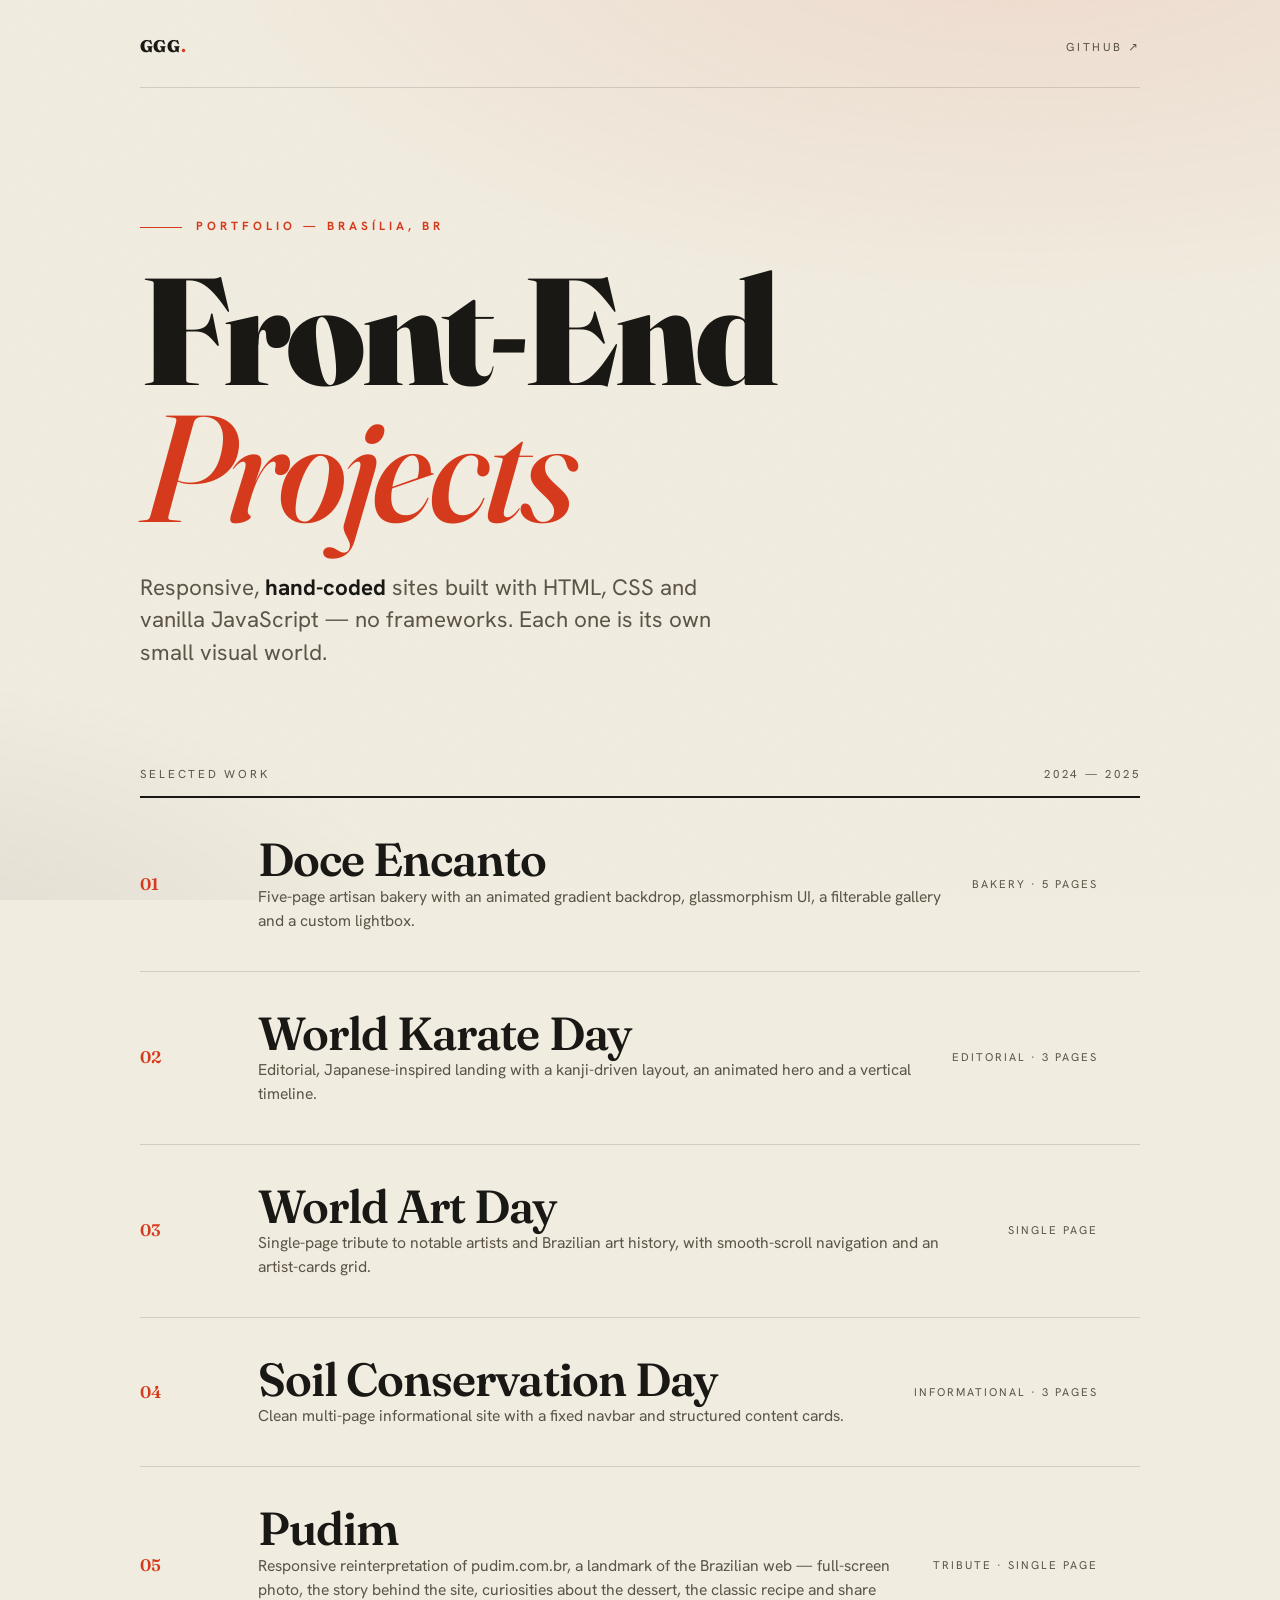
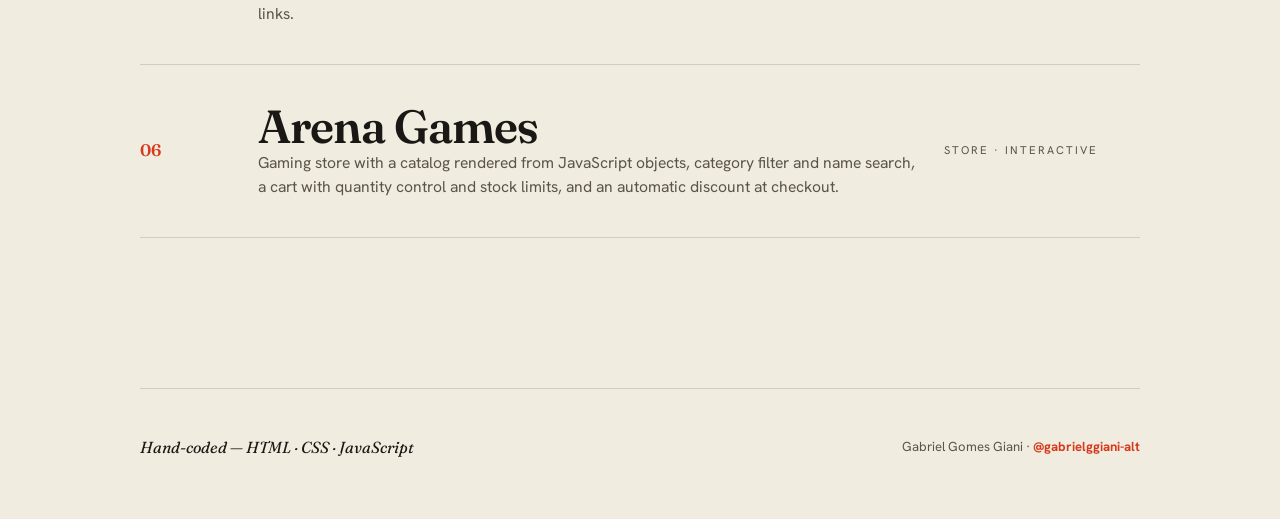
<file: index.html>
<!DOCTYPE html>
<html lang="en">
<head>
  <meta charset="UTF-8" />
  <meta name="viewport" content="width=device-width, initial-scale=1.0" />
  <title>Gabriel Gomes Giani — Front-End Projects</title>
  <meta name="description" content="Responsive, hand-coded front-end projects built with HTML, CSS and vanilla JavaScript by Gabriel Gomes Giani." />
  <link rel="preconnect" href="https://fonts.googleapis.com" />
  <link rel="preconnect" href="https://fonts.gstatic.com" crossorigin />
  <link href="https://fonts.googleapis.com/css2?family=Fraunces:ital,opsz,wght@0,9..144,400;0,9..144,600;0,9..144,900;1,9..144,500&family=Hanken+Grotesk:wght@400;500;700&display=swap" rel="stylesheet" />
  <style>
    :root {
      --paper: #f1ece0;
      --paper-2: #e8e1d1;
      --ink: #1a1815;
      --ink-soft: #5b5447;
      --accent: #d63a1c;
      --line: rgba(26, 24, 21, 0.14);
      --display: "Fraunces", Georgia, serif;
      --body: "Hanken Grotesk", system-ui, sans-serif;
    }

    * { margin: 0; padding: 0; box-sizing: border-box; }

    html { scroll-behavior: smooth; }

    body {
      font-family: var(--body);
      background-color: var(--paper);
      color: var(--ink);
      line-height: 1.5;
      -webkit-font-smoothing: antialiased;
      overflow-x: hidden;
    }

    /* grain + warm vignette atmosphere */
    body::before {
      content: "";
      position: fixed;
      inset: 0;
      pointer-events: none;
      z-index: 1;
      background-image: url("data:image/svg+xml,%3Csvg xmlns='http://www.w3.org/2000/svg' width='160' height='160'%3E%3Cfilter id='n'%3E%3CfeTurbulence type='fractalNoise' baseFrequency='0.85' numOctaves='2' stitchTiles='stitch'/%3E%3C/filter%3E%3Crect width='100%25' height='100%25' filter='url(%23n)' opacity='0.4'/%3E%3C/svg%3E");
      opacity: 0.05;
      mix-blend-mode: multiply;
    }
    body::after {
      content: "";
      position: fixed;
      inset: 0;
      pointer-events: none;
      z-index: 0;
      background:
        radial-gradient(120% 80% at 80% -10%, rgba(214, 58, 28, 0.10), transparent 55%),
        radial-gradient(90% 70% at -10% 110%, rgba(26, 24, 21, 0.08), transparent 50%);
    }

    .wrap {
      position: relative;
      z-index: 2;
      max-width: 1180px;
      margin: 0 auto;
      padding: 0 7vw;
    }

    /* ---------- masthead ---------- */
    .masthead {
      display: flex;
      justify-content: space-between;
      align-items: center;
      padding: 34px 0 28px;
      border-bottom: 1px solid var(--line);
      font-size: 0.72rem;
      letter-spacing: 0.22em;
      text-transform: uppercase;
      color: var(--ink-soft);
    }
    .masthead .mark {
      font-family: var(--display);
      font-weight: 900;
      font-size: 1.05rem;
      letter-spacing: 0.04em;
      color: var(--ink);
    }
    .masthead .mark b { color: var(--accent); }
    .masthead a { color: inherit; text-decoration: none; transition: color 0.25s; }
    .masthead a:hover { color: var(--accent); }

    /* ---------- hero ---------- */
    .hero { padding: clamp(60px, 12vw, 130px) 0 clamp(48px, 8vw, 96px); }
    .eyebrow {
      font-size: 0.74rem;
      letter-spacing: 0.34em;
      text-transform: uppercase;
      color: var(--accent);
      font-weight: 700;
      margin-bottom: 26px;
      display: flex;
      align-items: center;
      gap: 14px;
    }
    .eyebrow::before {
      content: "";
      width: 42px;
      height: 1px;
      background: var(--accent);
    }
    .hero h1 {
      font-family: var(--display);
      font-weight: 900;
      font-size: clamp(3.2rem, 12vw, 9.5rem);
      line-height: 0.9;
      letter-spacing: -0.03em;
      font-variation-settings: "opsz" 144;
    }
    .hero h1 em {
      font-style: italic;
      font-weight: 500;
      color: var(--accent);
    }
    .hero .lede {
      max-width: 46ch;
      margin-top: 36px;
      font-size: clamp(1.05rem, 2.2vw, 1.4rem);
      color: var(--ink-soft);
      line-height: 1.45;
    }
    .hero .lede b { color: var(--ink); font-weight: 700; }

    /* ---------- index list ---------- */
    .index-head {
      display: flex;
      justify-content: space-between;
      align-items: baseline;
      padding-bottom: 14px;
      border-bottom: 2px solid var(--ink);
      font-size: 0.72rem;
      letter-spacing: 0.24em;
      text-transform: uppercase;
      color: var(--ink-soft);
    }

    .projects { list-style: none; }

    .project a {
      display: grid;
      grid-template-columns: 90px 1fr auto;
      align-items: center;
      gap: 28px;
      padding: 38px 0;
      border-bottom: 1px solid var(--line);
      text-decoration: none;
      color: var(--ink);
      position: relative;
      transition: padding 0.4s cubic-bezier(0.22, 1, 0.36, 1);
    }
    .project a::before {
      content: "";
      position: absolute;
      inset: 0 -7vw;
      background: var(--ink);
      transform: scaleY(0);
      transform-origin: bottom;
      transition: transform 0.45s cubic-bezier(0.22, 1, 0.36, 1);
      z-index: -1;
    }
    .project a:hover { padding-left: 28px; padding-right: 28px; color: var(--paper); }
    .project a:hover::before { transform: scaleY(1); }

    .project .num {
      font-family: var(--display);
      font-size: 1.05rem;
      font-weight: 600;
      color: var(--accent);
      font-feature-settings: "tnum";
    }
    .project .body .name {
      font-family: var(--display);
      font-size: clamp(1.7rem, 4.4vw, 2.9rem);
      font-weight: 600;
      line-height: 1.04;
      letter-spacing: -0.02em;
      display: block;
    }
    .project a:hover .body .name { font-style: italic; }
    .project .body .desc {
      margin-top: 8px;
      max-width: 54ch;
      color: var(--ink-soft);
      font-size: 0.98rem;
      transition: color 0.35s;
    }
    .project a:hover .body .desc { color: rgba(241, 236, 224, 0.72); }
    .project .tag {
      font-size: 0.7rem;
      letter-spacing: 0.18em;
      text-transform: uppercase;
      color: var(--ink-soft);
      white-space: nowrap;
      display: flex;
      align-items: center;
      gap: 16px;
      transition: color 0.35s;
    }
    .project a:hover .tag { color: rgba(241, 236, 224, 0.6); }
    .project .arrow {
      font-family: var(--display);
      font-size: 1.5rem;
      transform: translateX(-6px) rotate(0deg);
      opacity: 0;
      transition: transform 0.4s cubic-bezier(0.22, 1, 0.36, 1), opacity 0.3s;
    }
    .project a:hover .arrow { opacity: 1; transform: translateX(0) rotate(0deg); color: var(--accent); }

    /* ---------- footer ---------- */
    footer {
      margin-top: clamp(80px, 14vw, 150px);
      padding: 46px 0 60px;
      border-top: 1px solid var(--line);
      display: flex;
      flex-wrap: wrap;
      gap: 18px 40px;
      justify-content: space-between;
      align-items: center;
      font-size: 0.82rem;
      color: var(--ink-soft);
    }
    footer .stack { font-family: var(--display); font-style: italic; font-size: 1rem; color: var(--ink); }
    footer a { color: var(--accent); text-decoration: none; font-weight: 700; }
    footer a:hover { text-decoration: underline; }

    /* ---------- reveal animation ---------- */
    .reveal { opacity: 0; transform: translateY(26px); transition: opacity 0.8s ease, transform 0.8s cubic-bezier(0.22, 1, 0.36, 1); }
    .reveal.in { opacity: 1; transform: none; }
    .reveal.d1 { transition-delay: 0.08s; }
    .reveal.d2 { transition-delay: 0.16s; }
    .reveal.d3 { transition-delay: 0.24s; }

    @media (prefers-reduced-motion: reduce) {
      .reveal { opacity: 1; transform: none; transition: none; }
      html { scroll-behavior: auto; }
    }

    @media (max-width: 680px) {
      .project a { grid-template-columns: 54px 1fr; gap: 16px 18px; }
      .project .tag { grid-column: 2; }
      .project .arrow { display: none; }
      .masthead { font-size: 0.62rem; letter-spacing: 0.14em; }
    }
  </style>
</head>
<body>
  <div class="wrap">
    <header class="masthead">
      <span class="mark">GGG<b>.</b></span>
      <nav>
        <a href="https://github.com/gabrielggiani-alt" target="_blank" rel="noopener">GitHub ↗</a>
      </nav>
    </header>

    <section class="hero">
      <p class="eyebrow reveal">Portfolio — Brasília, BR</p>
      <h1 class="reveal d1">Front&#8209;End<br /><em>Projects</em></h1>
      <p class="lede reveal d2">Responsive, <b>hand-coded</b> sites built with HTML, CSS and vanilla JavaScript — no frameworks. Each one is its own small visual world.</p>
    </section>

    <section class="index">
      <div class="index-head reveal">
        <span>Selected work</span>
        <span>2024 — 2025</span>
      </div>

      <ol class="projects">
        <li class="project reveal">
          <a href="doce-encanto-confeitaria/">
            <span class="num">01</span>
            <span class="body">
              <span class="name">Doce Encanto</span>
              <span class="desc">Five-page artisan bakery with an animated gradient backdrop, glassmorphism UI, a filterable gallery and a custom lightbox.</span>
            </span>
            <span class="tag">Bakery · 5 pages <span class="arrow">→</span></span>
          </a>
        </li>

        <li class="project reveal">
          <a href="dia-mundial-karate/">
            <span class="num">02</span>
            <span class="body">
              <span class="name">World Karate Day</span>
              <span class="desc">Editorial, Japanese-inspired landing with a kanji-driven layout, an animated hero and a vertical timeline.</span>
            </span>
            <span class="tag">Editorial · 3 pages <span class="arrow">→</span></span>
          </a>
        </li>

        <li class="project reveal">
          <a href="dia-mundial-arte/">
            <span class="num">03</span>
            <span class="body">
              <span class="name">World Art Day</span>
              <span class="desc">Single-page tribute to notable artists and Brazilian art history, with smooth-scroll navigation and an artist-cards grid.</span>
            </span>
            <span class="tag">Single page <span class="arrow">→</span></span>
          </a>
        </li>

        <li class="project reveal">
          <a href="dia-conservacao-solo/">
            <span class="num">04</span>
            <span class="body">
              <span class="name">Soil Conservation Day</span>
              <span class="desc">Clean multi-page informational site with a fixed navbar and structured content cards.</span>
            </span>
            <span class="tag">Informational · 3 pages <span class="arrow">→</span></span>
          </a>
        </li>

        <li class="project reveal">
          <a href="pudim/">
            <span class="num">05</span>
            <span class="body">
              <span class="name">Pudim</span>
              <span class="desc">Responsive reinterpretation of pudim.com.br, a landmark of the Brazilian web — full-screen photo, the story behind the site, curiosities about the dessert, the classic recipe and share links.</span>
            </span>
            <span class="tag">Tribute · Single page <span class="arrow">→</span></span>
          </a>
        </li>

        <li class="project reveal">
          <a href="arena-games/">
            <span class="num">06</span>
            <span class="body">
              <span class="name">Arena Games</span>
              <span class="desc">Gaming store with a catalog rendered from JavaScript objects, category filter and name search, a cart with quantity control and stock limits, and an automatic discount at checkout.</span>
            </span>
            <span class="tag">Store · Interactive <span class="arrow">→</span></span>
          </a>
        </li>
      </ol>
    </section>

    <footer>
      <span class="stack">Hand-coded — HTML · CSS · JavaScript</span>
      <span>Gabriel Gomes Giani · <a href="https://github.com/gabrielggiani-alt" target="_blank" rel="noopener">@gabrielggiani-alt</a></span>
    </footer>
  </div>

  <script>
    const io = new IntersectionObserver((entries) => {
      entries.forEach((e) => {
        if (e.isIntersecting) {
          e.target.classList.add("in");
          io.unobserve(e.target);
        }
      });
    }, { threshold: 0.15, rootMargin: "0px 0px -40px 0px" });

    document.querySelectorAll(".reveal").forEach((el) => io.observe(el));
  </script>
</body>
</html>
</file>
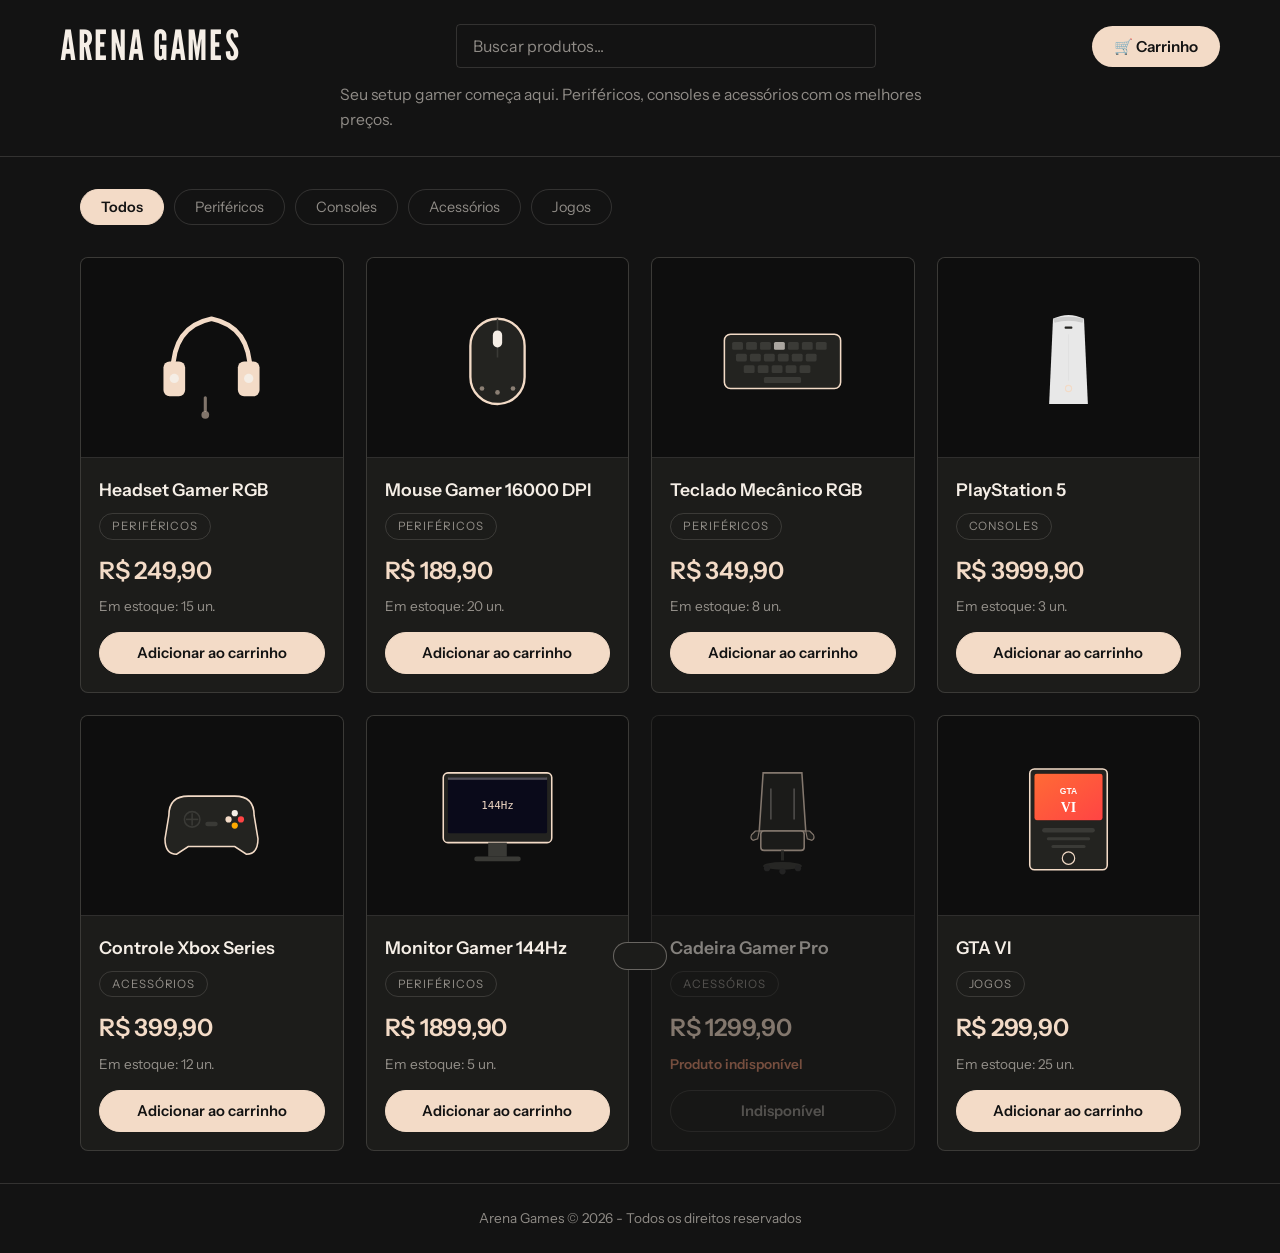
<file: arena-games/index.html>
<!DOCTYPE html>
<html lang="pt-BR">
<head>
    <meta charset="UTF-8">
    <meta name="viewport" content="width=device-width, initial-scale=1.0">
    <title>Arena Games</title>
    <link rel="stylesheet" href="css/style.css">
</head>
<body>
    <header>
        <div class="header-container">
            <h1 class="logo">Arena Games</h1>
            <div class="busca-container">
                <input type="text" id="campo-busca" placeholder="Buscar produtos...">
            </div>
            <button id="btn-carrinho" class="btn-carrinho">
                🛒 Carrinho
                <span id="carrinho-contador">0</span>
            </button>
        </div>
        <p class="descricao-loja">Seu setup gamer começa aqui. Periféricos, consoles e acessórios com os melhores preços.</p>
    </header>

    <main>
        <section id="secao-produtos">
            <div id="categorias-container" class="categorias"></div>
            <div id="produtos-container" class="produtos-grid"></div>
        </section>

        <section id="secao-carrinho" style="display: none;">
            <div class="carrinho-header">
                <button id="btn-voltar" class="btn-voltar">← Voltar às compras</button>
                <h2>Seu Carrinho</h2>
            </div>
            <div id="carrinho-itens"></div>
            <div id="carrinho-resumo" class="carrinho-resumo" style="display: none;">
                <p id="desconto-info" class="desconto-info"></p>
                <div class="resumo-linha">
                    <span>Quantidade de itens:</span>
                    <span id="resumo-qtd"></span>
                </div>
                <div class="resumo-linha">
                    <span>Subtotal:</span>
                    <span id="resumo-subtotal"></span>
                </div>
                <div class="resumo-linha">
                    <span>Desconto:</span>
                    <span id="resumo-desconto"></span>
                </div>
                <div class="resumo-linha total">
                    <span>Total:</span>
                    <span id="resumo-total"></span>
                </div>
                <button id="btn-finalizar" class="btn-finalizar">Finalizar Compra</button>
            </div>
        </section>

        <section id="secao-resumo-final" style="display: none;">
            <h2>Resumo do Pedido</h2>
            <div id="resumo-final-itens"></div>
            <div class="resumo-totais">
                <div class="resumo-linha">
                    <span>Subtotal:</span>
                    <span id="final-subtotal"></span>
                </div>
                <div class="resumo-linha">
                    <span>Desconto:</span>
                    <span id="final-desconto"></span>
                </div>
                <div class="resumo-linha total">
                    <span>Total:</span>
                    <span id="final-total"></span>
                </div>
            </div>
            <div class="botoes-final">
                <button id="btn-confirmar" class="btn-confirmar">Confirmar Compra</button>
                <button id="btn-cancelar" class="btn-cancelar">Voltar ao Carrinho</button>
            </div>
        </section>

        <section id="secao-compra-sucesso" class="sucesso" style="display: none;">
            <div class="sucesso-conteudo">
                <span class="sucesso-icone">✅</span>
                <h2>Compra realizada com sucesso!</h2>
                <p>Obrigado por comprar na Arena Games.</p>
            </div>
        </section>
    </main>

    <div id="notificacao" class="notificacao"></div>

    <footer>
        <p>Arena Games &copy; 2026 - Todos os direitos reservados</p>
    </footer>

    <script src="js/app.js"></script>
</body>
</html>
</file>
<file: arena-games/css/style.css>
@font-face {
    font-family: 'Instrument Sans';
    src: url('../fonts/instrument-sans.woff2') format('woff2');
    font-weight: 400 700;
    font-style: normal;
    font-display: swap;
}

@font-face {
    font-family: 'League Gothic';
    src: url('../fonts/league-gothic.woff2') format('woff2');
    font-weight: 400;
    font-style: normal;
    font-display: swap;
}

:root {
    --fundo: #131313;
    --fundo-card: #1c1c1a;
    --texto: #f5eee6;
    --texto-suave: rgba(245, 238, 230, 0.55);
    --destaque: #f3dbc7;
    --borda: rgba(245, 238, 230, 0.14);
    --borda-forte: rgba(245, 238, 230, 0.35);
    --alerta: #d98a6a;
    --fonte-titulo: 'League Gothic', 'Arial Narrow', sans-serif;
    --fonte-texto: 'Instrument Sans', system-ui, sans-serif;
}

* {
    margin: 0;
    padding: 0;
    box-sizing: border-box;
}

body {
    font-family: var(--fonte-texto);
    background-color: var(--fundo);
    color: var(--texto);
    min-height: 100vh;
    display: flex;
    flex-direction: column;
    line-height: 1.6;
}

header {
    background-color: var(--fundo);
    padding: 24px 20px;
    border-bottom: 1px solid var(--borda);
}

.header-container {
    max-width: 1160px;
    margin: 0 auto;
    display: flex;
    align-items: center;
    justify-content: space-between;
    gap: 24px;
    flex-wrap: wrap;
}

.logo {
    font-family: var(--fonte-titulo);
    font-size: 2.6rem;
    font-weight: 400;
    letter-spacing: 0.04em;
    text-transform: uppercase;
    color: var(--texto);
    white-space: nowrap;
    line-height: 1;
}

.busca-container {
    flex: 1;
    max-width: 420px;
    min-width: 200px;
}

.busca-container input {
    width: 100%;
    padding: 11px 16px;
    border: 1px solid var(--borda);
    border-radius: 4px;
    background-color: transparent;
    color: var(--texto);
    font-size: 1rem;
    font-family: var(--fonte-texto);
    outline: none;
    transition: border-color 0.25s;
}

.busca-container input::placeholder {
    color: var(--texto-suave);
}

.busca-container input:focus {
    border-color: var(--borda-forte);
}

.btn-carrinho {
    background-color: var(--destaque);
    color: var(--fundo);
    border: none;
    padding: 11px 22px;
    border-radius: 999px;
    font-size: 0.95rem;
    font-weight: 600;
    font-family: var(--fonte-texto);
    cursor: pointer;
    position: relative;
    transition: opacity 0.25s;
    white-space: nowrap;
}

.btn-carrinho:hover {
    opacity: 0.85;
}

#carrinho-contador {
    background-color: var(--fundo);
    color: var(--destaque);
    border-radius: 50%;
    padding: 2px 7px;
    font-size: 0.8rem;
    font-weight: 700;
    margin-left: 8px;
    display: none;
}

.descricao-loja {
    max-width: 1160px;
    margin: 14px auto 0;
    color: var(--texto-suave);
    font-size: 0.98rem;
    max-width: 60ch;
}

main {
    max-width: 1160px;
    margin: 0 auto;
    padding: 32px 20px;
    flex: 1;
    width: 100%;
}

.categorias {
    display: flex;
    gap: 10px;
    margin-bottom: 32px;
    flex-wrap: wrap;
}

.btn-categoria {
    background-color: transparent;
    color: var(--texto-suave);
    border: 1px solid var(--borda);
    padding: 8px 20px;
    border-radius: 999px;
    cursor: pointer;
    font-size: 0.9rem;
    font-family: var(--fonte-texto);
    transition: all 0.25s;
}

.btn-categoria:hover {
    border-color: var(--borda-forte);
    color: var(--texto);
}

.btn-categoria.ativa {
    background-color: var(--destaque);
    color: var(--fundo);
    border-color: var(--destaque);
    font-weight: 600;
}

.produtos-grid {
    display: grid;
    grid-template-columns: repeat(auto-fill, minmax(250px, 1fr));
    gap: 22px;
}

.produto-card {
    background-color: var(--fundo-card);
    border-radius: 8px;
    overflow: hidden;
    border: 1px solid var(--borda);
    transition: transform 0.2s, border-color 0.25s;
}

.produto-card:hover {
    transform: translateY(-4px);
    border-color: var(--borda-forte);
}

.produto-card.indisponivel {
    opacity: 0.5;
}

.produto-card.indisponivel:hover {
    transform: none;
    border-color: var(--borda);
}

.produto-imagem {
    width: 100%;
    height: 200px;
    background-color: #0e0e0e;
    display: flex;
    align-items: center;
    justify-content: center;
    overflow: hidden;
    border-bottom: 1px solid var(--borda);
}

.produto-imagem img {
    max-width: 78%;
    max-height: 78%;
    object-fit: contain;
}

.produto-info {
    padding: 18px;
}

.produto-info h3 {
    font-size: 1.1rem;
    font-weight: 600;
    margin-bottom: 8px;
    color: var(--texto);
}

.produto-categoria {
    display: inline-block;
    border: 1px solid var(--borda);
    color: var(--texto-suave);
    padding: 3px 12px;
    border-radius: 999px;
    font-size: 0.72rem;
    margin-bottom: 12px;
    text-transform: uppercase;
    letter-spacing: 0.08em;
}

.produto-preco {
    font-size: 1.5rem;
    font-weight: 600;
    color: var(--destaque);
    margin-bottom: 6px;
    letter-spacing: -0.01em;
}

.produto-estoque {
    font-size: 0.85rem;
    color: var(--texto-suave);
    margin-bottom: 14px;
}

.produto-estoque.sem-estoque {
    color: var(--alerta);
    font-weight: 600;
}

.btn-adicionar {
    width: 100%;
    padding: 11px;
    border: 1px solid var(--destaque);
    border-radius: 999px;
    font-size: 0.92rem;
    font-family: var(--fonte-texto);
    cursor: pointer;
    font-weight: 600;
    background-color: var(--destaque);
    color: var(--fundo);
    transition: all 0.25s;
}

.btn-adicionar:hover {
    background-color: transparent;
    color: var(--destaque);
}

.btn-adicionar.desativado {
    background-color: transparent;
    border-color: var(--borda);
    color: var(--texto-suave);
    cursor: not-allowed;
}

.mensagem-vazia {
    grid-column: 1 / -1;
    text-align: center;
    color: var(--texto-suave);
    font-size: 1.1rem;
    padding: 60px;
}

.carrinho-header {
    display: flex;
    align-items: center;
    gap: 24px;
    margin-bottom: 28px;
}

.carrinho-header h2 {
    font-family: var(--fonte-titulo);
    font-size: 2rem;
    font-weight: 400;
    text-transform: uppercase;
    letter-spacing: 0.03em;
    color: var(--texto);
}

.btn-voltar {
    background: none;
    border: 1px solid var(--borda);
    color: var(--texto-suave);
    padding: 9px 18px;
    border-radius: 999px;
    cursor: pointer;
    font-size: 0.9rem;
    font-family: var(--fonte-texto);
    transition: all 0.25s;
}

.btn-voltar:hover {
    border-color: var(--borda-forte);
    color: var(--texto);
}

.carrinho-item {
    display: flex;
    align-items: center;
    justify-content: space-between;
    background-color: var(--fundo-card);
    padding: 18px;
    border-radius: 8px;
    margin-bottom: 12px;
    gap: 16px;
    flex-wrap: wrap;
    border: 1px solid var(--borda);
}

.item-info {
    flex: 1;
    min-width: 150px;
}

.item-nome {
    display: block;
    font-weight: 600;
    color: var(--texto);
    margin-bottom: 4px;
}

.item-preco-unitario {
    font-size: 0.85rem;
    color: var(--texto-suave);
}

.item-quantidade {
    display: flex;
    align-items: center;
    gap: 12px;
}

.btn-qtd {
    width: 34px;
    height: 34px;
    border: 1px solid var(--borda);
    background-color: transparent;
    color: var(--destaque);
    border-radius: 50%;
    cursor: pointer;
    font-size: 1.1rem;
    font-weight: 700;
    display: flex;
    align-items: center;
    justify-content: center;
    transition: border-color 0.25s;
}

.btn-qtd:hover {
    border-color: var(--destaque);
}

.qtd-valor {
    font-size: 1.1rem;
    font-weight: 600;
    min-width: 22px;
    text-align: center;
}

.item-subtotal {
    font-weight: 600;
    color: var(--destaque);
    font-size: 1.1rem;
    min-width: 100px;
    text-align: right;
}

.btn-remover {
    background: none;
    border: 1px solid var(--borda);
    color: var(--alerta);
    padding: 7px 16px;
    border-radius: 999px;
    cursor: pointer;
    font-size: 0.85rem;
    font-family: var(--fonte-texto);
    transition: all 0.25s;
}

.btn-remover:hover {
    border-color: var(--alerta);
    background-color: var(--alerta);
    color: var(--fundo);
}

.carrinho-vazio {
    text-align: center;
    color: var(--texto-suave);
    padding: 60px 20px;
    font-size: 1.1rem;
}

.carrinho-resumo {
    background-color: var(--fundo-card);
    border: 1px solid var(--borda);
    border-radius: 10px;
    padding: 26px;
    margin-top: 24px;
}

.desconto-info {
    font-size: 0.9rem;
    color: var(--texto-suave);
    margin-bottom: 18px;
    padding: 10px 14px;
    border: 1px dashed var(--borda);
    border-radius: 6px;
}

.desconto-info.aplicado {
    color: var(--destaque);
    border-color: var(--destaque);
    border-style: solid;
}

.resumo-linha {
    display: flex;
    justify-content: space-between;
    padding: 9px 0;
    font-size: 1rem;
    border-bottom: 1px solid var(--borda);
}

.resumo-linha.total {
    border-bottom: none;
    font-size: 1.35rem;
    font-weight: 600;
    color: var(--destaque);
    padding-top: 14px;
}

.btn-finalizar {
    width: 100%;
    padding: 15px;
    margin-top: 22px;
    background-color: var(--destaque);
    color: var(--fundo);
    border: 1px solid var(--destaque);
    border-radius: 999px;
    font-size: 1.05rem;
    font-weight: 600;
    font-family: var(--fonte-texto);
    cursor: pointer;
    transition: all 0.25s;
}

.btn-finalizar:hover {
    background-color: transparent;
    color: var(--destaque);
}

#secao-resumo-final {
    max-width: 620px;
    margin: 0 auto;
}

#secao-resumo-final h2 {
    font-family: var(--fonte-titulo);
    font-size: 2rem;
    font-weight: 400;
    text-transform: uppercase;
    letter-spacing: 0.03em;
    color: var(--texto);
    margin-bottom: 26px;
}

.resumo-item {
    display: flex;
    justify-content: space-between;
    padding: 11px 0;
    border-bottom: 1px solid var(--borda);
}

.resumo-totais {
    margin-top: 18px;
    padding-top: 8px;
}

.botoes-final {
    display: flex;
    gap: 12px;
    margin-top: 26px;
}

.btn-confirmar {
    flex: 1;
    padding: 15px;
    background-color: var(--destaque);
    color: var(--fundo);
    border: 1px solid var(--destaque);
    border-radius: 999px;
    font-size: 1.05rem;
    font-weight: 600;
    font-family: var(--fonte-texto);
    cursor: pointer;
    transition: all 0.25s;
}

.btn-confirmar:hover {
    background-color: transparent;
    color: var(--destaque);
}

.btn-cancelar {
    flex: 1;
    padding: 15px;
    background: none;
    border: 1px solid var(--borda);
    color: var(--texto-suave);
    border-radius: 999px;
    font-size: 1.05rem;
    font-family: var(--fonte-texto);
    cursor: pointer;
    transition: all 0.25s;
}

.btn-cancelar:hover {
    border-color: var(--borda-forte);
    color: var(--texto);
}

.sucesso {
    display: flex;
    align-items: center;
    justify-content: center;
    min-height: 420px;
}

.sucesso-conteudo {
    text-align: center;
}

.sucesso-icone {
    font-size: 3.5rem;
    display: block;
    margin-bottom: 18px;
}

.sucesso-conteudo h2 {
    font-family: var(--fonte-titulo);
    color: var(--destaque);
    font-size: 2.2rem;
    font-weight: 400;
    text-transform: uppercase;
    letter-spacing: 0.03em;
    margin-bottom: 10px;
}

.sucesso-conteudo p {
    color: var(--texto-suave);
    font-size: 1.1rem;
}

.notificacao {
    position: fixed;
    bottom: -70px;
    left: 50%;
    transform: translateX(-50%);
    background-color: var(--fundo-card);
    color: var(--texto);
    padding: 13px 26px;
    border-radius: 999px;
    border: 1px solid var(--borda-forte);
    font-size: 0.95rem;
    transition: bottom 0.4s;
    z-index: 100;
    white-space: nowrap;
}

.notificacao.mostrar {
    bottom: 30px;
}

footer {
    background-color: var(--fundo);
    text-align: center;
    padding: 24px;
    color: var(--texto-suave);
    font-size: 0.85rem;
    border-top: 1px solid var(--borda);
    margin-top: auto;
}

@media (max-width: 600px) {
    .header-container {
        flex-direction: column;
        align-items: stretch;
    }

    .logo {
        text-align: center;
    }

    .busca-container {
        max-width: 100%;
    }

    .btn-carrinho {
        text-align: center;
    }

    .produtos-grid {
        grid-template-columns: 1fr;
    }

    .carrinho-item {
        flex-direction: column;
        align-items: flex-start;
    }

    .item-subtotal {
        text-align: left;
    }

    .botoes-final {
        flex-direction: column;
    }
}
</file>
